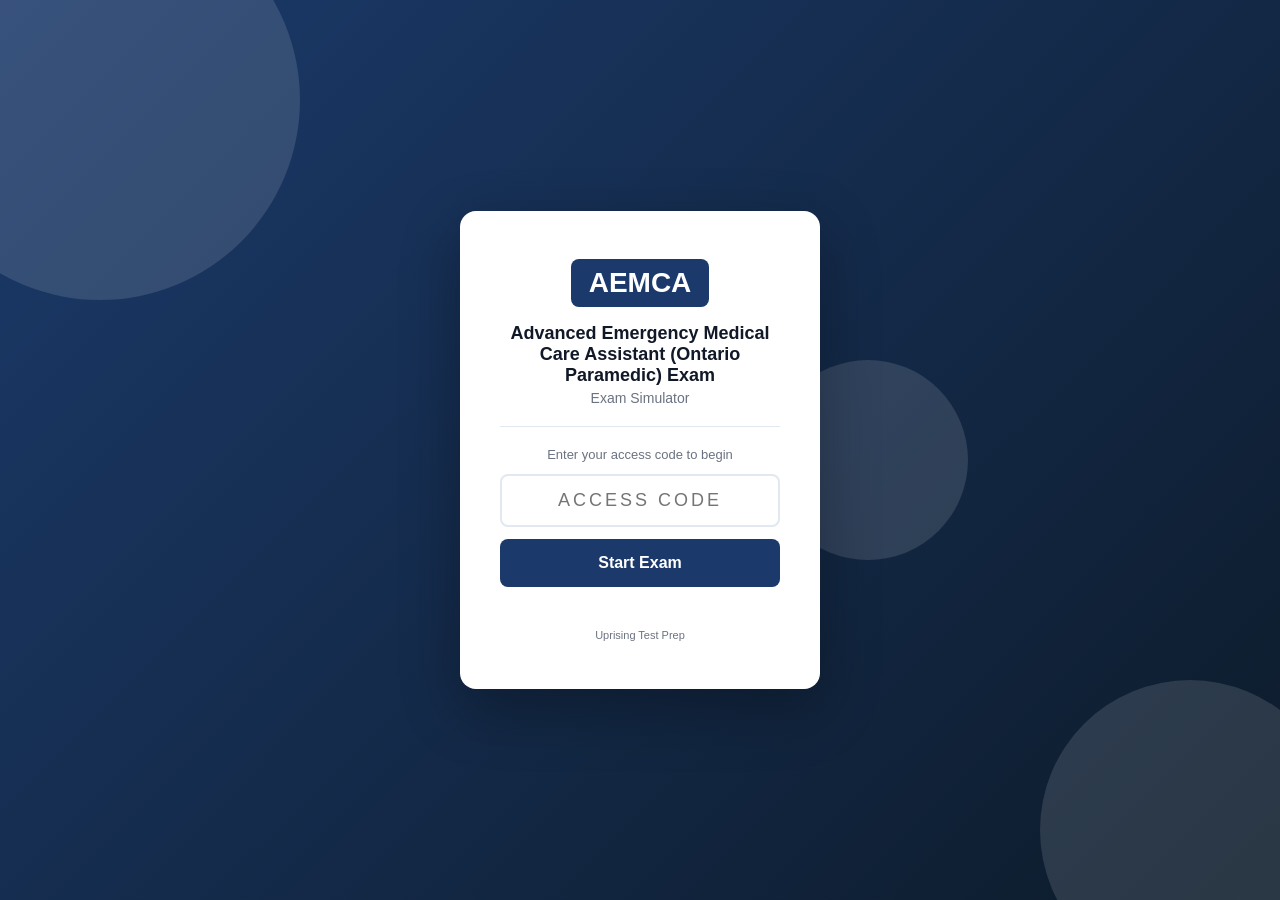
<file: index.html>
<!DOCTYPE html>
<html lang="en">
<head>
  <meta charset="UTF-8" />
  <meta name="viewport" content="width=device-width, initial-scale=1.0, viewport-fit=cover" />
  <meta name="apple-mobile-web-app-capable" content="yes" />
  <meta name="apple-mobile-web-app-status-bar-style" content="black-translucent" />
  <title>AEMCA Exam Simulator</title>
  <link rel="stylesheet" href="style.css" />
</head>
<body>

<div id="access-gate">
  <div class="gate-bg-shapes">
    <div class="shape shape-1"></div>
    <div class="shape shape-2"></div>
    <div class="shape shape-3"></div>
  </div>
  <div class="gate-card">
    <div class="gate-logo">
      <div class="logo-badge">AEMCA</div>
    </div>
    <h1 class="gate-title">Advanced Emergency Medical Care Assistant (Ontario Paramedic) Exam</h1>
    <p class="gate-subtitle">Exam Simulator</p>
    <div class="gate-divider"></div>
    <p class="gate-instruction">Enter your access code to begin</p>
    <input type="text" id="access-code-input" class="gate-input"
           placeholder="Access Code" autocomplete="off"
           maxlength="20" spellcheck="false" />
    <button id="access-btn" class="gate-btn">Start Exam</button>
    <p id="access-error" class="gate-error"></p>
    <p class="gate-hint">Uprising Test Prep</p>
  </div>
</div>

<div id="app" style="display:none">
  <header class="top-bar">
    <div class="bar-left">
      <span class="bar-logo">AEMCA</span>
      <span class="bar-title">Exam Simulator</span>
    </div>
    <div class="bar-right">
      <span class="bar-timer" id="timer-display">--:--</span>
      <button class="bar-btn" id="flag-btn">Flag</button>
      <button class="bar-btn bar-btn-primary" id="submit-btn">
        <span class="btn-full">Submit Exam</span>
        <span class="btn-short">Submit</span>
      </button>
    </div>
  </header>

  <div class="progress-strip">
    <div class="progress-bar" id="progress-bar"></div>
  </div>

  <main class="exam-main">
    <div class="question-panel">
      <div class="q-meta">
        <span id="q-counter"></span>
        <span id="q-domain" class="q-domain-tag"></span>
        <span id="q-flag-indicator" class="flag-chip" style="display:none">Flagged</span>
      </div>
      <!-- Shared text for a linked cluster (a clinical case, a reading
           passage). It sits ABOVE the stem, which is the one thing that
           legitimately precedes it, and repeats on every question in the
           cluster so nobody has to page backwards. -->
      <div id="q-cluster-wrap" class="cluster-wrap" style="display:none"></div>
      <p id="question-text" class="q-text"></p>
      <!-- The picture sits BELOW the question text so the simulator matches
           the printed book exactly: stem, then picture, then options. They
           used to disagree (book put the picture under the stem, simulator put
           it above), so no single wording could be true in both places, and
           184 of MLPAO's 185 image questions said "shown above" while the
           book printed the picture below the sentence. Write stems with
           neutral wording ("the strip shown", "the diagram shows") and this
           whole class of bug cannot come back. -->
      <div id="q-image-wrap" style="display:none; margin-bottom:14px;"></div>
      <div id="options-list" class="options-list"></div>
      <div id="explanation-box" class="explanation-box" style="display:none">
        <div class="explanation-label">Explanation</div>
        <p id="explanation-text" class="explanation-text"></p>
      </div>
    </div>
    <div class="nav-bar">
      <button class="nav-btn" id="prev-btn">&#8592; Prev</button>
      <button class="nav-btn nav-btn-map" id="map-btn">Question Map</button>
      <button class="nav-btn nav-btn-next" id="next-btn">Next &#8594;</button>
    </div>
  </main>
</div>

<!-- Question Map Modal -->
<div id="map-modal" style="display:none">
  <div class="map-backdrop" id="map-backdrop"></div>
  <div class="map-panel">
    <div class="map-header">
      <span class="map-title">Question Map</span>
      <button id="map-close" class="map-close-btn">&#x2715; Close</button>
    </div>
    <div class="map-legend">
      <span class="leg-item"><span class="leg-swatch leg-answered"></span>Answered</span>
      <span class="leg-item"><span class="leg-swatch leg-flagged"></span>Flagged</span>
      <span class="leg-item"><span class="leg-swatch leg-unanswered"></span>Unanswered</span>
    </div>
    <div id="q-grid" class="q-grid"></div>
  </div>
</div>

<div id="results-screen" style="display:none">
  <div class="results-card">
    <div class="res-header">
      <div class="res-badge">AEMCA</div>
      <h2 id="res-status" class="res-status"></h2>
      <p id="res-score" class="res-score"></p>
    </div>
    <div id="res-domains" class="res-domains"></div>
    <button id="res-review-btn" class="res-btn">Review Answers</button>
    <button id="res-restart-btn" class="res-btn res-btn-secondary">Restart</button>
  </div>
</div>

<script src="questions.js"></script>
<script src="app.js"></script>
</body>
</html>
</file>
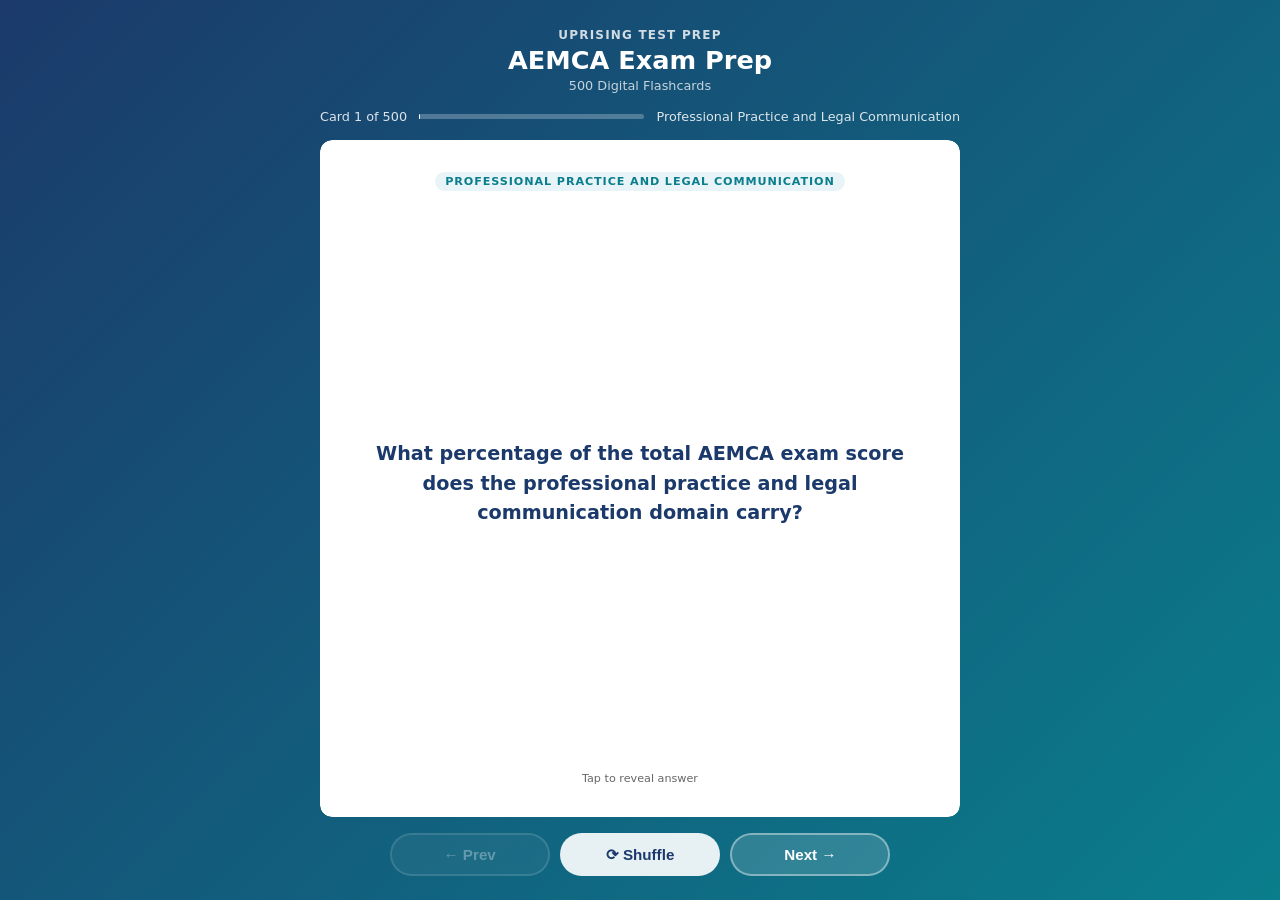
<file: flashcards/index.html>
<!DOCTYPE html>
<html lang="en">
<head>
  <meta charset="UTF-8">
  <meta name="viewport" content="width=device-width, initial-scale=1.0">
  <title>AEMCA Exam Prep: Flashcards</title>
  <style>
    :root {
      --blue:   #1B3A6B;
      --teal:   #0A7E8C;
      --ltblue: #E8F4F8;
      --white:  #FFFFFF;
      --text:   #1A1A1A;
      --muted:  #666;
      --radius: 12px;
    }
    * { box-sizing: border-box; margin: 0; padding: 0; }
    html, body { height: 100%; }
    body {
      font-family: 'Segoe UI', system-ui, sans-serif;
      background: linear-gradient(135deg, var(--blue) 0%, var(--teal) 100%);
      /* Pinned, not min-height: the page must never grow, or the controls
         get pushed below the fold on iOS where 100dvh and height:100%
         disagree. The height:100% rule above is the pre-dvh fallback. */
      height: 100dvh;
      max-height: 100dvh;
      overflow: hidden;
      display: flex;
      flex-direction: column;
      align-items: center;
      padding: 1.25rem 1rem 1rem;
      gap: 0.75rem;
      overflow-x: hidden;
    }
    header { text-align: center; color: #fff; flex-shrink: 0; }
    header .brand { font-size: 0.75rem; font-weight: 700; letter-spacing: 0.1em; opacity: 0.8; text-transform: uppercase; }
    header h1 { font-size: 1.3rem; font-weight: 800; margin-top: 0.2rem; }
    header .subtitle { font-size: 0.8rem; opacity: 0.75; margin-top: 0.15rem; }
    #progress-info {
      display: flex; align-items: center; gap: 0.75rem;
      color: rgba(255,255,255,0.85); font-size: 0.8rem;
      flex-shrink: 0; width: 100%; max-width: 640px;
    }
    #progress-bar-track {
      flex: 1; background: rgba(255,255,255,0.25);
      border-radius: 4px; height: 5px;
    }
    #progress-bar-fill { height: 100%; background: #fff; border-radius: 4px; transition: width 0.3s; }
    .card-scene {
      width: 100%; max-width: 640px;
      perspective: 1200px;
      cursor: pointer;
      flex: 1; min-height: 0;
      display: flex; flex-direction: column;
    
      /* WebKit does not clip overflow inside a preserve-3d context, so the
         answer pane's own clip is dropped and a long answer paints over the
         Prev/Next row. This element only sets the perspective and is NOT
         itself in the 3D context, so its clip is honoured in every engine. */
      overflow: hidden;
      border-radius: var(--radius);
    }
    .card-inner {
      position: relative; width: 100%;
      flex: 1; min-height: 0;
      transition: transform 0.55s cubic-bezier(.4,0,.2,1);
      transform-style: preserve-3d;
    }
    .card-scene.flipped .card-inner { transform: rotateY(180deg); }
    .card-face {
      position: absolute; inset: 0;
      backface-visibility: hidden; -webkit-backface-visibility: hidden;
      border-radius: var(--radius);
      display: flex; flex-direction: column;
      padding: 1.5rem 1.75rem;
      box-shadow: 0 12px 40px rgba(0,0,0,0.2);
      overflow: hidden;
    
      /* Painting through a mask forces WebKit to allocate a real clipping
         layer for a 3D-transformed element, which is what makes the
         overflow:hidden and the rounded corners above actually apply. */
      -webkit-mask-image: -webkit-radial-gradient(#fff, #000);
              mask-image: radial-gradient(#fff, #000);
    }
    .card-front { background: var(--white); align-items: center; justify-content: center; }
    .card-back  { background: var(--ltblue); transform: rotateY(180deg); }
    .card-badge {
      font-size: 0.7rem; font-weight: 700; text-transform: uppercase;
      letter-spacing: 0.08em;
      background: var(--ltblue); color: var(--teal);
      padding: 0.2rem 0.65rem; border-radius: 20px;
      margin-bottom: 0.85rem; flex-shrink: 0;
    }
    .card-back .card-badge { background: rgba(10,126,140,0.12); }
    .card-front .q-text {
      font-size: 1.1rem; font-weight: 600; color: var(--blue); line-height: 1.55;
      text-align: center; overflow-y: auto; flex: 1;
      display: flex; align-items: center; justify-content: center;
      scrollbar-width: thin; scrollbar-color: rgba(27,58,107,0.3) transparent;
    }
    .card-back .a-label { font-size: 0.7rem; font-weight: 700; color: var(--teal); text-transform: uppercase; letter-spacing: 0.08em; margin-bottom: 0.4rem; flex-shrink: 0; }
    .card-back .a-text  {
      font-size: 0.975rem; color: var(--text); line-height: 1.65;
      overflow-y: auto; flex: 1; min-height: 0; padding-right: 4px;
      scrollbar-width: thin; scrollbar-color: rgba(10,126,140,0.4) transparent;
    
      -webkit-overflow-scrolling: touch;
      overscroll-behavior: contain;
    }
    .card-back .a-text::-webkit-scrollbar { width: 4px; }
    .card-back .a-text::-webkit-scrollbar-track { background: transparent; }
    .card-back .a-text::-webkit-scrollbar-thumb { background: rgba(10,126,140,0.4); border-radius: 4px; }
    .tap-hint { flex-shrink: 0; margin-top: 0.6rem; font-size: 0.7rem; color: var(--muted); text-align: center; }
    .card-back .tap-hint { color: var(--teal); opacity: 0.7; }
    .controls {
      display: flex; gap: 0.65rem; flex-wrap: nowrap;
      justify-content: center; flex-shrink: 0;
      width: 100%; max-width: 640px;
      padding-bottom: env(safe-area-inset-bottom, 0px);
    }
    .btn {
      padding: 0.6rem 1.2rem; border-radius: 50px;
      border: 2px solid rgba(255,255,255,0.4);
      background: rgba(255,255,255,0.15); color: #fff;
      font-weight: 700; font-size: 0.875rem; cursor: pointer;
      transition: all 0.2s; backdrop-filter: blur(4px);
      white-space: nowrap; flex: 1; max-width: 160px;
    }
    .btn:hover { background: rgba(255,255,255,0.3); border-color: rgba(255,255,255,0.7); }
    .btn:active { transform: scale(0.96); }
    .btn:disabled { opacity: 0.35; cursor: not-allowed; }
    .btn.btn-primary { background: rgba(255,255,255,0.9); color: var(--blue); border-color: transparent; }
    .btn.btn-primary:hover { background: #fff; }
    #loading { color: rgba(255,255,255,0.8); font-size: 1rem; text-align: center; padding: 3rem; flex: 1; }
    @media (min-width: 768px) {
      body { padding: 1.75rem 1.5rem 1.5rem; gap: 1rem; }
      header h1 { font-size: 1.6rem; }
      .card-face { padding: 2rem 2.5rem; }
      .card-front .q-text { font-size: 1.2rem; }
      .card-back .a-text { font-size: 1.05rem; }
      .btn { font-size: 0.95rem; padding: 0.65rem 1.4rem; }
    }
    @media (max-width: 380px) {
      body { padding: 0.75rem; gap: 0.5rem; }
      header .brand { font-size: 0.65rem; }
      header h1 { font-size: 1.1rem; }
      header .subtitle { display: none; }
      .card-face { padding: 1rem 1.1rem; }
      .card-front .q-text { font-size: 0.975rem; }
      .card-back .a-text { font-size: 0.875rem; }
      .btn { font-size: 0.8rem; padding: 0.5rem 0.75rem; }
    }
  </style>
</head>
<body>
<header>
  <div class="brand">Uprising Test Prep</div>
  <h1>AEMCA Exam Prep</h1>
  <div class="subtitle">500 Digital Flashcards</div>
</header>
<div id="progress-info">
  <span id="card-counter">Card 1 of 500</span>
  <div id="progress-bar-track"><div id="progress-bar-fill" style="width:0%"></div></div>
  <span id="domain-label"></span>
</div>
<div id="loading">Loading flashcards...</div>
<div class="card-scene" id="card-scene" style="display:none" onclick="flipCard()">
  <div class="card-inner" id="card-inner">
    <div class="card-face card-front">
      <div class="card-badge" id="front-badge"></div>
      <div class="q-text" id="q-text"></div>
      <div class="tap-hint">Tap to reveal answer</div>
    </div>
    <div class="card-face card-back">
      <div class="card-badge" id="back-badge">Answer</div>
      <div class="a-label">Answer</div>
      <div class="a-text" id="a-text"></div>
      <div class="tap-hint">Tap to flip back</div>
    </div>
  </div>
</div>
<div class="controls" id="controls" style="display:none">
  <button class="btn" id="prev-btn" onclick="event.stopPropagation();move(-1)" disabled>&#8592; Prev</button>
  <button class="btn btn-primary" onclick="event.stopPropagation();shuffleCards()">&#10227; Shuffle</button>
  <button class="btn" id="next-btn" onclick="event.stopPropagation();move(1)">Next &#8594;</button>
</div>
<script>
const DOMAIN_LABELS = {
  professional_practice_and_legal_communication: "Professional Practice and Legal Communication",
  patient_assessment_and_airway_management: "Patient Assessment and Airway Management",
  pharmacology_and_iv_therapy: "Pharmacology and IV Therapy",
  cardiovascular_system_and_ecg: "Cardiovascular System and ECG",
  respiratory_and_nervous_systems: "Respiratory and Nervous Systems",
  other_body_systems: "Other Body Systems",
  trauma_toxicology_and_environmental_emergencies: "Trauma Toxicology and Environmental Emergencies",
  shock_fluids_and_medical_emergencies: "Shock Fluids and Medical Emergencies",
  special_populations: "Special Populations",
};
let cards   = [];
let current = 0;
async function init() {
  try {
    const res = await fetch('flashcards.json');
    if (!res.ok) throw new Error('Network error');
    cards = await res.json();
    document.getElementById('loading').style.display    = 'none';
    document.getElementById('card-scene').style.display = 'flex';
    document.getElementById('controls').style.display   = 'flex';
    show();
  } catch (e) {
    document.getElementById('loading').textContent = 'Error loading flashcards. Please try refreshing.';
  }
}
function domainLabel(key) {
  return DOMAIN_LABELS[key] || key.replace(/_/g, ' ').replace(/\b\w/g, c => c.toUpperCase());
}
function show() {
  const c = cards[current];
  document.getElementById('card-scene').classList.remove('flipped');
  document.getElementById('a-text').scrollTop = 0;
  const label = domainLabel(c.domain || c.chapter || '');
  document.getElementById('q-text').textContent       = c.front;
  document.getElementById('a-text').textContent       = c.back;
  document.getElementById('front-badge').textContent  = label;
  document.getElementById('back-badge').textContent   = label;
  document.getElementById('card-counter').textContent = `Card ${current+1} of ${cards.length}`;
  document.getElementById('domain-label').textContent = label;
  document.getElementById('progress-bar-fill').style.width = `${((current+1)/cards.length*100).toFixed(1)}%`;
  document.getElementById('prev-btn').disabled = current === 0;
  document.getElementById('next-btn').disabled = current === cards.length - 1;
}
function flipCard() { document.getElementById('card-scene').classList.toggle('flipped'); }
function move(dir) {
  const next = current + dir;
  if (next < 0 || next >= cards.length) return;
  current = next; show();
}
function shuffleCards() {
  for (let i = cards.length - 1; i > 0; i--) {
    const j = Math.floor(Math.random() * (i+1));
    [cards[i], cards[j]] = [cards[j], cards[i]];
  }
  current = 0; show();
}
document.addEventListener('keydown', e => {
  if (e.key === 'ArrowRight' || e.key === 'ArrowDown') move(1);
  else if (e.key === 'ArrowLeft' || e.key === 'ArrowUp') move(-1);
  else if (e.key === ' ' || e.key === 'Enter') { e.preventDefault(); flipCard(); }
});
init();
</script>
</body>
</html>
</file>
<file: style.css>
/* AEMCA Exam Simulator, Styles */
:root {
  --primary:   #1B3A6B;
  --pass:      #059669;
  --fail:      #DC2626;
  --bg:        #F3F4F8;
  --card:      #FFFFFF;
  --border:    #E2E8F0;
  --text:      #111827;
  --muted:     #6B7280;
  --radius:    10px;
}
*, *::before, *::after { box-sizing: border-box; margin: 0; padding: 0; }
body {
  font-family: -apple-system, BlinkMacSystemFont, "Segoe UI", sans-serif;
  background: var(--bg);
  color: var(--text);
  height: 100vh;
  height: 100dvh;
  overflow: hidden;
  -webkit-text-size-adjust: 100%;
}

/* ── Access Gate ─────────────────────────────────────────────────────────── */
#access-gate {
  display: flex;
  align-items: center;
  justify-content: center;
  height: 100vh;
  height: 100dvh;
  background: linear-gradient(135deg, var(--primary) 0%, #0d1b2a 100%);
  position: relative;
  overflow: hidden;
  padding: 20px;
  padding-top: max(20px, env(safe-area-inset-top));
  padding-bottom: max(20px, env(safe-area-inset-bottom));
}
.gate-bg-shapes { position: absolute; inset: 0; pointer-events: none; }
.shape { position: absolute; border-radius: 50%; opacity: .12; background: #fff; }
.shape-1 { width: 400px; height: 400px; top: -100px; left: -100px; }
.shape-2 { width: 300px; height: 300px; bottom: -80px; right: -60px; }
.shape-3 { width: 200px; height: 200px; top: 40%; left: 60%; }
.gate-card {
  background: #fff;
  border-radius: 16px;
  padding: 48px 40px;
  text-align: center;
  width: 100%;
  max-width: 360px;
  position: relative;
  z-index: 1;
  box-shadow: 0 20px 60px rgba(0,0,0,.3);
}
.logo-badge {
  display: inline-block;
  background: var(--primary);
  color: #fff;
  font-weight: 800;
  font-size: 28px;
  padding: 8px 18px;
  border-radius: 8px;
}
.gate-title { font-size: 18px; font-weight: 700; margin-top: 16px; color: var(--text); }
.gate-subtitle { color: var(--muted); font-size: 14px; margin-top: 4px; }
.gate-divider { height: 1px; background: var(--border); margin: 20px 0; }
.gate-instruction { font-size: 13px; color: var(--muted); margin-bottom: 12px; }
.gate-input {
  width: 100%;
  padding: 14px 16px;
  border: 2px solid var(--border);
  border-radius: 8px;
  font-size: 18px;
  text-align: center;
  text-transform: uppercase;
  letter-spacing: 3px;
  outline: none;
}
.gate-input:focus { border-color: var(--primary); }
.gate-btn {
  width: 100%;
  margin-top: 12px;
  padding: 15px;
  background: var(--primary);
  color: #fff;
  border: none;
  border-radius: 8px;
  font-size: 16px;
  font-weight: 600;
  cursor: pointer;
  -webkit-tap-highlight-color: transparent;
}
.gate-btn:hover { opacity: .9; }
.gate-error { color: var(--fail); font-size: 13px; margin-top: 8px; min-height: 18px; }
.gate-hint { color: var(--muted); font-size: 11px; margin-top: 16px; }

/* ── App shell ───────────────────────────────────────────────────────────── */
#app {
  display: flex;
  flex-direction: column;
  height: 100vh;
  height: 100dvh;
  padding-top: env(safe-area-inset-top);
}
.top-bar {
  display: flex;
  justify-content: space-between;
  align-items: center;
  background: var(--primary);
  color: #fff;
  padding: 0 20px;
  padding-left: max(20px, env(safe-area-inset-left));
  padding-right: max(20px, env(safe-area-inset-right));
  height: 52px;
  flex-shrink: 0;
  gap: 8px;
}
.bar-left { display: flex; align-items: center; gap: 8px; min-width: 0; }
.bar-logo { font-weight: 800; font-size: 18px; flex-shrink: 0; }
.bar-title { font-size: 14px; opacity: .8; white-space: nowrap; overflow: hidden; text-overflow: ellipsis; }
.bar-right { display: flex; align-items: center; gap: 8px; flex-shrink: 0; }
.bar-timer {
  font-variant-numeric: tabular-nums;
  font-size: 16px;
  font-weight: 600;
  min-width: 68px;
  text-align: right;
}
.bar-btn {
  padding: 7px 13px;
  background: rgba(255,255,255,.15);
  border: 1px solid rgba(255,255,255,.3);
  color: #fff;
  border-radius: 6px;
  cursor: pointer;
  font-size: 13px;
  white-space: nowrap;
  -webkit-tap-highlight-color: transparent;
  touch-action: manipulation;
}
.bar-btn:hover { background: rgba(255,255,255,.25); }
.bar-btn-primary {
  background: #fff;
  color: var(--primary);
  border-color: #fff;
  font-weight: 600;
}
.bar-btn-primary:hover { background: #f0f0f0; }
.btn-short { display: none; }
.btn-full  { display: inline; }

.progress-strip { height: 4px; background: rgba(0,0,0,.1); flex-shrink: 0; }
.progress-bar   { height: 100%; background: #4ade80; transition: width .3s; }

/* ── Main exam area ──────────────────────────────────────────────────────── */
.exam-main {
  flex: 1;
  overflow: hidden;
  display: flex;
  flex-direction: column;
  padding: 16px 20px 0;
  padding-left: max(16px, env(safe-area-inset-left));
  padding-right: max(16px, env(safe-area-inset-right));
  min-height: 0;
}
.question-panel { flex: 1; overflow-y: auto; padding-bottom: 12px; -webkit-overflow-scrolling: touch; }
.q-meta {
  display: flex;
  align-items: center;
  gap: 8px;
  margin-bottom: 12px;
  font-size: 13px;
  color: var(--muted);
  flex-wrap: wrap;
}
.q-domain-tag {
  background: var(--primary);
  color: #fff;
  padding: 2px 8px;
  border-radius: 4px;
  font-size: 11px;
  font-weight: 600;
}
.flag-chip {
  background: #FEF3C7;
  color: #92400E;
  padding: 2px 8px;
  border-radius: 4px;
  font-size: 11px;
  font-weight: 600;
}
.cluster-wrap {
  border-left: 4px solid var(--primary, #1B3A6B);
  background: #F2F6FC; border-radius: 8px;
  padding: 10px 14px; margin-bottom: 16px;
}
.cluster-label {
  font-size: 11px; font-weight: 700; letter-spacing: 0.06em;
  text-transform: uppercase; color: var(--primary, #1B3A6B); margin-bottom: 6px;
}
.cluster-body {
  max-height: 38vh; overflow-y: auto; font-size: 15px; line-height: 1.6;
  -webkit-overflow-scrolling: touch;
}
.cluster-body p + p { margin-top: 10px; }
@media (min-width: 1100px) { .cluster-body { max-height: 52vh; } }

.q-image {
  max-width: 100%;
  /* Cap the height too. With only max-width, a tall exhibit renders at full
     width and pushes the stem and every option below the fold, so the question
     looks like it has no answers until the candidate scrolls. Found on CNPLE. */
  max-height: 62vh;
  width: auto;
  height: auto;
  object-fit: contain;
  border-radius: 6px;
  border: 1px solid var(--border);
  display: block;
  margin-bottom: 14px;
}
.q-text { font-size: 16px; line-height: 1.65; margin-bottom: 20px; }
.options-list { display: flex; flex-direction: column; gap: 10px; }
.option {
  display: flex;
  align-items: flex-start;
  gap: 12px;
  padding: 15px 16px;
  background: var(--card);
  border: 2px solid var(--border);
  border-radius: var(--radius);
  cursor: pointer;
  transition: .15s;
  -webkit-tap-highlight-color: transparent;
  touch-action: manipulation;
  min-height: 52px;
}
.option:hover  { border-color: var(--primary); background: #F8FAFF; }
.option.selected  { border-color: var(--primary); background: #EEF3FF; }
.option.correct   { border-color: #059669; background: #ECFDF5; }
.option.incorrect { border-color: #DC2626; background: #FEF2F2; }
.explanation-box {
  margin-top: 20px;
  padding: 16px 18px;
  background: #F0F9FF;
  border-left: 4px solid #2563EB;
  border-radius: 6px;
}
.explanation-label {
  font-size: 11px;
  font-weight: 700;
  text-transform: uppercase;
  letter-spacing: .06em;
  color: #2563EB;
  margin-bottom: 8px;
}
.explanation-text { font-size: 14.5px; line-height: 1.7; color: #1e293b; margin: 0; }
.opt-letter { font-weight: 700; font-size: 15px; color: var(--primary); min-width: 22px; padding-top: 1px; flex-shrink: 0; }
.opt-text   { font-size: 15px; line-height: 1.5; }

/* ── Nav bar ─────────────────────────────────────────────────────────────── */
.nav-bar {
  display: flex;
  align-items: center;
  gap: 8px;
  padding: 10px 0;
  padding-bottom: max(14px, env(safe-area-inset-bottom));
  flex-shrink: 0;
}
.nav-btn {
  flex: 1;
  padding: 13px 8px;
  background: var(--card);
  border: 1px solid var(--border);
  border-radius: 8px;
  cursor: pointer;
  font-size: 15px;
  font-weight: 500;
  text-align: center;
  -webkit-tap-highlight-color: transparent;
  touch-action: manipulation;
  min-height: 48px;
}
.nav-btn:hover      { background: #f0f0f0; }
.nav-btn-map {
  background: var(--bg);
  border-color: var(--primary);
  color: var(--primary);
  font-weight: 600;
}
.nav-btn-map:hover { background: #EEF3FF; }
.nav-btn-next {
  background: var(--primary);
  color: #fff;
  border-color: var(--primary);
}
.nav-btn-next:hover { opacity: .9; }

/* ── Question Map Modal ──────────────────────────────────────────────────── */
#map-modal {
  position: fixed;
  inset: 0;
  z-index: 1000;
  display: flex;
  flex-direction: column;
  justify-content: flex-end;
}
.map-backdrop { position: absolute; inset: 0; background: rgba(0,0,0,.5); }
.map-panel {
  position: relative;
  background: #fff;
  border-radius: 20px 20px 0 0;
  padding: 20px;
  padding-bottom: max(20px, env(safe-area-inset-bottom));
  max-height: 80vh;
  max-height: 80dvh;
  display: flex;
  flex-direction: column;
  box-shadow: 0 -4px 30px rgba(0,0,0,.2);
}
.map-header {
  display: flex;
  align-items: center;
  justify-content: space-between;
  margin-bottom: 12px;
  flex-shrink: 0;
}
.map-title { font-size: 17px; font-weight: 700; color: var(--text); }
.map-close-btn {
  padding: 8px 16px;
  background: var(--bg);
  border: 1px solid var(--border);
  border-radius: 8px;
  cursor: pointer;
  font-size: 14px;
  font-weight: 500;
  min-height: 40px;
  -webkit-tap-highlight-color: transparent;
  touch-action: manipulation;
}
.map-close-btn:hover { background: #e5e7eb; }
.map-legend { display: flex; gap: 16px; margin-bottom: 14px; flex-shrink: 0; flex-wrap: wrap; }
.leg-item { display: flex; align-items: center; gap: 6px; font-size: 13px; color: var(--muted); }
.leg-swatch {
  width: 16px;
  height: 16px;
  border-radius: 3px;
  border: 1px solid var(--border);
  background: var(--card);
  display: inline-block;
  flex-shrink: 0;
}
.leg-swatch.leg-answered  { background: var(--primary); border-color: var(--primary); }
.leg-swatch.leg-flagged   { background: #FEF3C7; border-color: #F59E0B; }
.leg-swatch.leg-unanswered { background: var(--card); }
.q-grid {
  display: flex;
  flex-wrap: wrap;
  gap: 6px;
  overflow-y: auto;
  flex: 1;
  padding-bottom: 8px;
  -webkit-overflow-scrolling: touch;
}
.grid-btn {
  width: 40px;
  height: 40px;
  border: 1px solid var(--border);
  border-radius: 6px;
  background: var(--card);
  font-size: 12px;
  cursor: pointer;
  font-weight: 500;
  -webkit-tap-highlight-color: transparent;
  touch-action: manipulation;
}
.grid-btn.answered { background: var(--primary); color: #fff; border-color: var(--primary); }
.grid-btn.flagged  { background: #FEF3C7; border-color: #F59E0B; }
.grid-btn.active   { outline: 3px solid var(--primary); outline-offset: 2px; }

/* ── Results ─────────────────────────────────────────────────────────────── */
#results-screen {
  display: flex;
  align-items: flex-start;
  justify-content: center;
  min-height: 100vh;
  min-height: 100dvh;
  background: var(--bg);
  overflow-y: auto;
  -webkit-overflow-scrolling: touch;
  padding: 20px 16px;
  padding-top: max(20px, env(safe-area-inset-top));
  padding-bottom: max(20px, env(safe-area-inset-bottom));
}
.results-card {
  background: var(--card);
  border-radius: 16px;
  padding: 40px;
  max-width: 480px;
  width: 100%;
  box-shadow: 0 8px 30px rgba(0,0,0,.1);
}
.res-header { text-align: center; margin-bottom: 24px; }
.res-badge {
  display: inline-block;
  background: var(--primary);
  color: #fff;
  font-weight: 800;
  font-size: 22px;
  padding: 6px 16px;
  border-radius: 8px;
}
.res-status { font-size: 36px; font-weight: 800; margin-top: 12px; }
.res-score  { font-size: 18px; color: var(--muted); margin-top: 4px; }
.res-domains { margin-bottom: 24px; display: flex; flex-direction: column; gap: 10px; }
.res-domain-row { display: flex; align-items: center; gap: 8px; font-size: 13px; }
.res-domain-name { width: 160px; font-weight: 500; flex-shrink: 0; }
.res-domain-bar-wrap { flex: 1; background: #E5E7EB; border-radius: 4px; height: 8px; overflow: hidden; }
.res-domain-bar { height: 100%; border-radius: 4px; transition: width .5s; }
.res-domain-pct { width: 36px; text-align: right; font-weight: 600; }
.res-btn {
  width: 100%;
  padding: 15px;
  background: var(--primary);
  color: #fff;
  border: none;
  border-radius: 8px;
  font-size: 15px;
  font-weight: 600;
  cursor: pointer;
  margin-bottom: 10px;
  min-height: 52px;
  -webkit-tap-highlight-color: transparent;
  touch-action: manipulation;
}
.res-btn:hover { opacity: .9; }
.res-btn-secondary {
  background: transparent;
  color: var(--primary);
  border: 2px solid var(--primary);
}
.res-btn-secondary:hover { background: var(--primary); color: #fff; }

/* ── Mobile breakpoint (phones ≤ 640px) ─────────────────────────────────── */
@media (max-width: 640px) {
  /* Gate card */
  .gate-card { padding: 32px 24px; }

  /* Top bar: hide long title text, swap Submit label */
  .bar-title  { display: none; }
  .btn-full   { display: none; }
  .btn-short  { display: inline; }
  .bar-right  { gap: 6px; }
  .bar-btn    { padding: 6px 10px; font-size: 12px; }
  .bar-timer  { font-size: 14px; min-width: 58px; }

  /* Exam main */
  .exam-main { padding: 12px 14px 0; }
  .q-text { font-size: 16px; }
  .opt-text { font-size: 15px; }

  /* Nav bar, bigger touch targets */
  .nav-btn { font-size: 14px; padding: 14px 6px; }

  /* Results */
  .results-card { padding: 28px 20px; }
  .res-domain-name { width: 110px; font-size: 12px; }
  .res-domain-pct  { font-size: 12px; }
  .res-status { font-size: 30px; }

  /* Map grid, slightly bigger buttons on phones */
  .grid-btn { width: 42px; height: 42px; }
}

/* ── Very small phones (≤ 380px) ────────────────────────────────────────── */
@media (max-width: 380px) {
  .bar-logo { font-size: 15px; }
  .bar-btn  { padding: 5px 8px; font-size: 11px; }
  .bar-timer { font-size: 13px; min-width: 52px; }
  .nav-btn  { font-size: 13px; }
  .grid-btn { width: 38px; height: 38px; font-size: 11px; }
}
</file>
